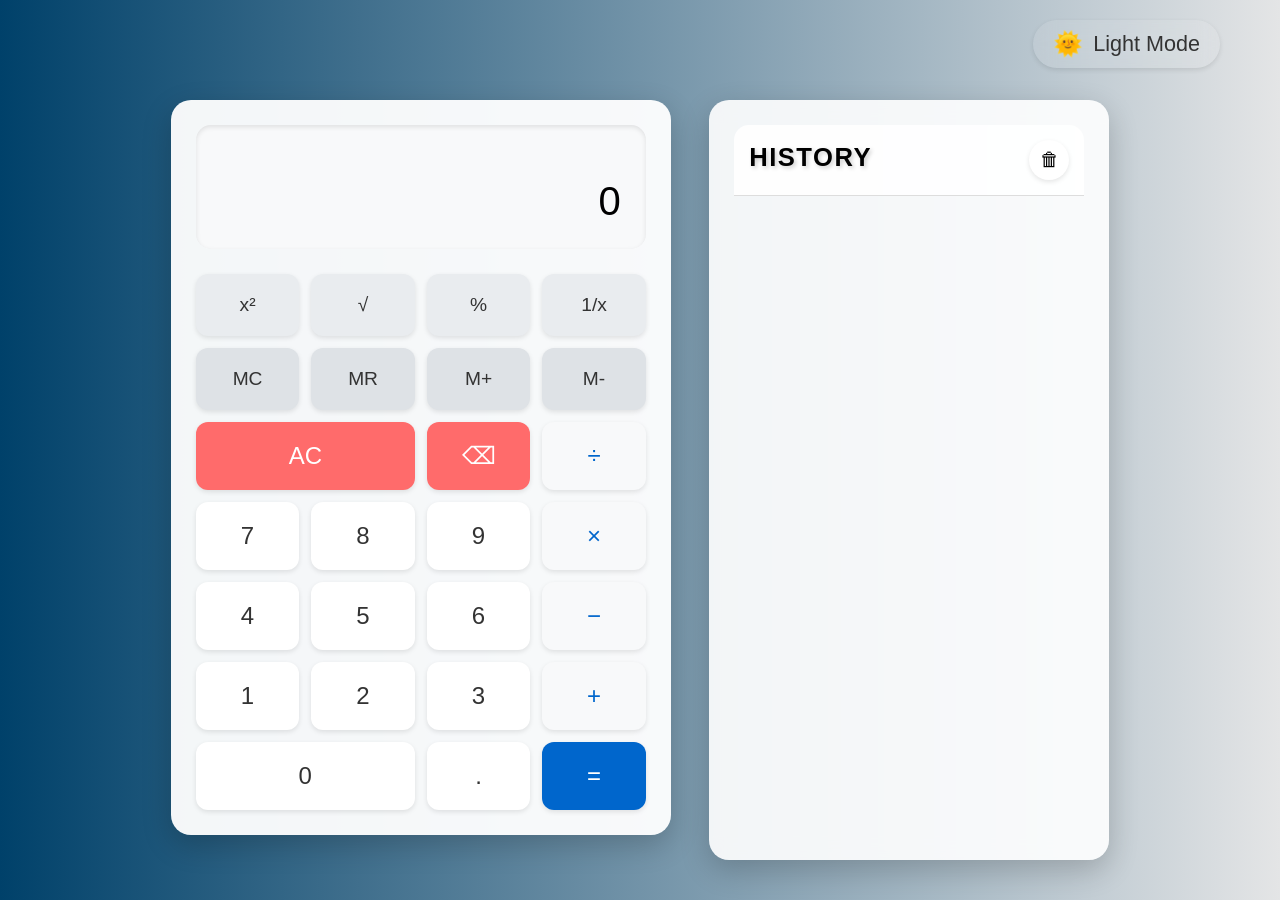
<file: index.html>
<!DOCTYPE html>
<html lang="en" data-theme="light">
<head>
    <meta charset="UTF-8">
    <meta name="viewport" content="width=device-width, initial-scale=1.0">
    <title>Calculator App</title>
    <link rel="icon" type="image/svg+xml" href="data:image/svg+xml,<svg xmlns='http://www.w3.org/2000/svg' viewBox='0 0 24 24' fill='%234285f4'><path d='M19 3H5c-1.1 0-2 .9-2 2v14c0 1.1.9 2 2 2h14c1.1 0 2-.9 2-2V5c0-1.1-.9-2-2-2zm-2 14H7v-2h10v2zm0-4H7v-2h10v2zm0-4H7V7h10v2z'/></svg>">
    <link rel="stylesheet" href="styles.css">
    <!-- Updated Font Awesome Kit with all styles -->
    <link rel="stylesheet" href="https://cdnjs.cloudflare.com/ajax/libs/font-awesome/6.5.1/css/all.min.css" integrity="sha512-DTOQO9RWCH3ppGqcWaEA1BIZOC6xxalwEsw9c2QQeAIftl+Vegovlnee1c9QX4TctnWMn13TZye+giMm8e2LwA==" crossorigin="anonymous" referrerpolicy="no-referrer" />
</head>
<body>
    <div class="app-container">
        <div class="theme-toggle">
            <button id="themeToggle" aria-label="Toggle theme">
                <span class="toggle-icon">🌞</span>
                <span class="toggle-text">Light Mode</span>
            </button>
        </div>
        <div class="calculator-container">
            <div class="calculator">
                <div class="display">
                    <div class="previous-operand"></div>
                    <div class="current-operand">0</div>
                </div>
                <div class="buttons">
                    <button class="function" title="Square">x²</button>
                    <button class="function" title="Square root">√</button>
                    <button class="function" title="Percentage">%</button>
                    <button class="function" title="Reciprocal">1/x</button>
                    
                    <button class="memory" title="Memory Clear">MC</button>
                    <button class="memory" title="Memory Recall">MR</button>
                    <button class="memory" title="Memory Add">M+</button>
                    <button class="memory" title="Memory Subtract">M-</button>

                    <button class="span-two clear" title="Clear all">AC</button>
                    <button class="delete" title="Delete">⌫</button>
                    <button class="operator" title="Divide">÷</button>

                    <button class="number">7</button>
                    <button class="number">8</button>
                    <button class="number">9</button>
                    <button class="operator" title="Multiply">×</button>

                    <button class="number">4</button>
                    <button class="number">5</button>
                    <button class="number">6</button>
                    <button class="operator" title="Subtract">−</button>

                    <button class="number">1</button>
                    <button class="number">2</button>
                    <button class="number">3</button>
                    <button class="operator" title="Add">+</button>

                    <button class="number span-two">0</button>
                    <button class="number">.</button>
                    <button class="equals" title="Calculate">=</button>
                </div>
            </div>
            <div class="history-panel">
                <div class="history-header">
                    <h3>History</h3>
                    <button id="clearHistory" title="Clear history">🗑</button>
                </div>
                <div class="history-content">
                    <!-- History items will be added here dynamically -->
                </div>
            </div>
        </div>
    </div>
    <script src="script.js"></script>
</body>
</html>
</file>
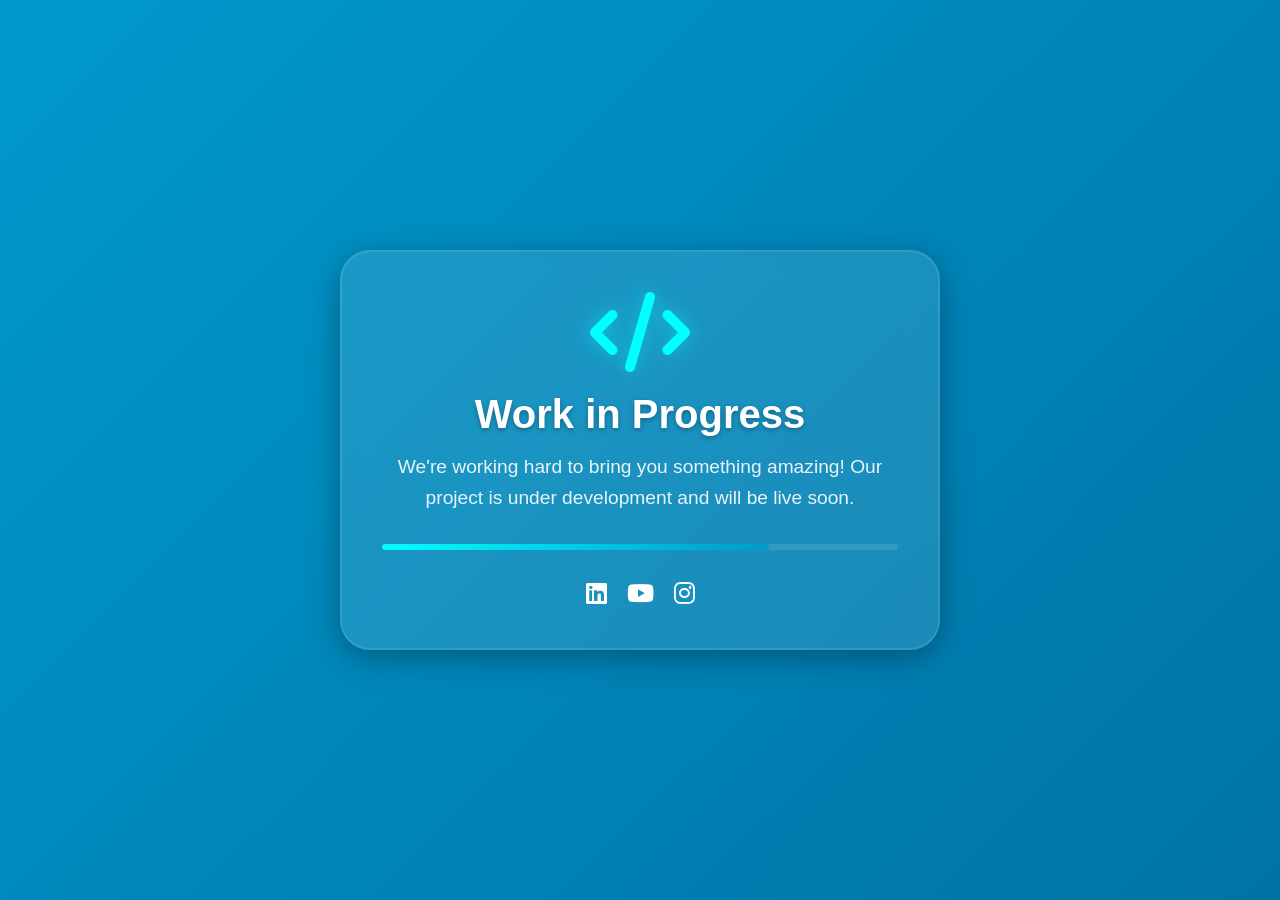
<file: work-in-progress.html>
<!DOCTYPE html>
<html lang="en">
<head>
    <meta charset="UTF-8">
    <meta name="viewport" content="width=device-width, initial-scale=1.0">
    <title>Work in Progress</title>
    <link rel="stylesheet" href="https://cdnjs.cloudflare.com/ajax/libs/font-awesome/6.0.0/css/all.min.css">
    <style>
        * {
            margin: 0;
            padding: 0;
            box-sizing: border-box;
            font-family: 'Poppins', sans-serif;
        }

        body {
            min-height: 100vh;
            display: flex;
            align-items: center;
            justify-content: center;
            background: linear-gradient(-45deg, #1a1a1a, #003366, #006699, #0099cc);
            background-size: 400% 400%;
            animation: gradientBG 15s ease infinite;
            color: #fff;
            overflow: hidden;
        }

        @keyframes gradientBG {
            0% { background-position: 0% 50%; }
            50% { background-position: 100% 50%; }
            100% { background-position: 0% 50%; }
        }

        .container {
            text-align: center;
            padding: 40px;
            background: rgba(255, 255, 255, 0.1);
            backdrop-filter: blur(15px);
            border-radius: 30px;
            border: 2px solid rgba(255, 255, 255, 0.1);
            box-shadow: 0 8px 32px 0 rgba(0, 0, 0, 0.3);
            max-width: 600px;
            width: 90%;
            position: relative;
            overflow: hidden;
        }

        .container::before {
            content: '';
            position: absolute;
            top: 0;
            left: -100%;
            width: 100%;
            height: 100%;
            background: linear-gradient(
                90deg,
                transparent,
                rgba(255, 255, 255, 0.2),
                transparent
            );
            animation: shimmer 3s infinite;
        }

        @keyframes shimmer {
            0% { left: -100%; }
            100% { left: 100%; }
        }

        .icon {
            font-size: 80px;
            margin-bottom: 20px;
            color: #00ffff;
            text-shadow: 0 0 20px rgba(0, 255, 255, 0.5);
            animation: float 3s ease-in-out infinite;
        }

        @keyframes float {
            0%, 100% { transform: translateY(0); }
            50% { transform: translateY(-20px); }
        }

        h1 {
            font-size: 2.5rem;
            margin-bottom: 15px;
            text-shadow: 0 2px 5px rgba(0, 0, 0, 0.3);
        }

        p {
            font-size: 1.2rem;
            margin-bottom: 30px;
            color: rgba(255, 255, 255, 0.9);
            line-height: 1.6;
        }

        .progress-bar {
            width: 100%;
            height: 6px;
            background: rgba(255, 255, 255, 0.1);
            border-radius: 3px;
            margin: 20px 0;
            overflow: hidden;
        }

        .progress {
            width: 75%;
            height: 100%;
            background: linear-gradient(90deg, #00ffff, #0099cc);
            border-radius: 3px;
            animation: progress 2s ease-in-out infinite;
        }

        @keyframes progress {
            0% { width: 0%; }
            50% { width: 75%; }
            100% { width: 0%; }
        }

        .social-links {
            display: flex;
            justify-content: center;
            gap: 20px;
            margin-top: 30px;
        }

        .social-links a {
            color: #fff;
            font-size: 24px;
            transition: all 0.3s ease;
            text-decoration: none;
        }

        .social-links a:hover {
            color: #00ffff;
            transform: translateY(-5px);
        }

        @media (max-width: 480px) {
            .container {
                padding: 30px 20px;
            }

            h1 {
                font-size: 2rem;
            }

            p {
                font-size: 1rem;
            }
        }
    </style>
</head>
<body>
    <div class="container">
        <i class="fas fa-code icon"></i>
        <h1>Work in Progress</h1>
        <p>We're working hard to bring you something amazing! Our project is under development and will be live soon.</p>
        
        <div class="progress-bar">
            <div class="progress"></div>
        </div>

        <div class="social-links">
            <a href="https://www.linkedin.com/in/samarjeet-singh-426a93320" target="_blank"><i class="fab fa-linkedin"></i></a>
            <a href="https://youtube.com/@all_we_know" target="_blank"><i class="fab fa-youtube"></i></a>
            <a href="https://www.instagram.com/sa.am__007" target="_blank"><i class="fab fa-instagram"></i></a>
        </div>
    </div>
</body>
</html>
</file>
<file: styles.css>
:root[data-theme="light"] {
    --bg-gradient-from: #00416A;
    --bg-gradient-to: #E4E5E6;
    --calculator-bg: rgba(255, 255, 255, 0.95);
    --display-bg: #f8f9fa;
    --button-bg: #fff;
    --button-color: #333;
    --button-hover: #f0f0f0;
    --operator-bg: #f8f9fa;
    --operator-color: #0066cc;
    --equals-bg: #0066cc;
    --equals-color: white;
    --clear-bg: #ff6b6b;
    --clear-color: white;
    --text-color: #000;
    --text-color-dim: rgba(0, 0, 0, 0.6);
    --history-bg: rgba(255, 255, 255, 0.9);
    --history-border: #ddd;
    --function-bg: #e9ecef;
    --memory-bg: #dee2e6;
    --theme-button-bg: rgba(255, 255, 255, 0.1);
    --theme-button-color: #333;
}

:root[data-theme="dark"] {
    --bg-gradient-from: #1a1a1a;
    --bg-gradient-to: #4a4a4a;
    --calculator-bg: rgba(40, 40, 40, 0.95);
    --display-bg: #2d2d2d;
    --button-bg: #3d3d3d;
    --button-color: #fff;
    --button-hover: #4d4d4d;
    --operator-bg: #2d2d2d;
    --operator-color: #66b3ff;
    --equals-bg: #0052a3;
    --equals-color: white;
    --clear-bg: #cc5555;
    --clear-color: white;
    --text-color: #fff;
    --text-color-dim: rgba(255, 255, 255, 0.6);
    --history-bg: rgba(40, 40, 40, 0.9);
    --history-border: #3d3d3d;
    --function-bg: #2d2d2d;
    --memory-bg: #363636;
    --theme-button-bg: rgba(255, 255, 255, 0.1);
    --theme-button-color: #fff;
}

*, *::before, *::after {
    box-sizing: border-box;
    font-family: 'Segoe UI', sans-serif;
    font-weight: normal;
}

body {
    margin: 0;
    padding: 0;
    background: linear-gradient(to right, var(--bg-gradient-from), var(--bg-gradient-to));
    min-height: 100vh;
    display: flex;
    justify-content: center;
    align-items: center;
    transition: background 0.3s ease;
}

.app-container {
    position: relative;
    width: 100%;
    max-width: 1200px;
    margin: 20px;
    padding-top: 60px;
}

.calculator-container {
    display: flex;
    gap: clamp(20px, 3vw, 40px);
    justify-content: center;
    align-items: flex-start;
    flex-wrap: wrap;
    padding: clamp(10px, 2vw, 20px);
}

.calculator {
    background-color: var(--calculator-bg);
    border-radius: 20px;
    box-shadow: 0 10px 30px rgba(0, 0, 0, 0.2);
    padding: clamp(15px, 2.5vw, 25px);
    width: 100%;
    max-width: 500px;
    transition: all 0.3s ease;
    overflow: hidden;
}

.display {
    background-color: var(--display-bg);
    border-radius: 15px;
    padding: clamp(15px, 2.5vw, 25px);
    margin-bottom: clamp(15px, 2.5vw, 25px);
    text-align: right;
    word-wrap: break-word;
    word-break: break-all;
    transition: all 0.3s ease;
    box-shadow: inset 0 2px 5px rgba(0, 0, 0, 0.1);
}

.previous-operand {
    color: var(--text-color-dim);
    font-size: clamp(1rem, 2vw, 1.2rem);
    min-height: 24px;
    transition: color 0.3s ease;
}

.current-operand {
    color: var(--text-color);
    font-size: clamp(2rem, 4vw, 2.5rem);
    margin-top: 5px;
    transition: color 0.3s ease;
}

.buttons {
    display: grid;
    grid-template-columns: repeat(4, 1fr);
    gap: clamp(8px, 1.5vw, 12px);
}

button {
    border: none;
    border-radius: 12px;
    padding: clamp(15px, 2.5vw, 20px);
    font-size: clamp(1.2rem, 2vw, 1.5rem);
    cursor: pointer;
    background-color: var(--button-bg);
    color: var(--button-color);
    transition: all 0.2s ease;
    box-shadow: 0 2px 5px rgba(0, 0, 0, 0.1);
    position: relative;
    overflow: hidden;
    display: flex;
    align-items: center;
    justify-content: center;
    gap: 5px;
}

button i {
    font-size: 0.9em;
}

button::after {
    content: '';
    position: absolute;
    top: 50%;
    left: 50%;
    width: 0;
    height: 0;
    background: rgba(255, 255, 255, 0.2);
    border-radius: 50%;
    transform: translate(-50%, -50%);
    transition: width 0.3s, height 0.3s;
}

button:active::after {
    width: 200px;
    height: 200px;
    opacity: 0;
}

button:hover {
    background-color: var(--button-hover);
    transform: translateY(-2px);
    box-shadow: 0 4px 8px rgba(0, 0, 0, 0.15);
}

button:active {
    transform: translateY(0);
}

.span-two {
    grid-column: span 2;
}

.operator {
    background-color: var(--operator-bg);
    color: var(--operator-color);
}

.function {
    background-color: var(--function-bg);
    font-size: 1.2rem;
}

.memory {
    background-color: var(--memory-bg);
    font-size: 1.2rem;
}

.clear, .delete {
    background-color: var(--clear-bg);
    color: var(--clear-color);
}

.equals {
    background-color: var(--equals-bg);
    color: var(--equals-color);
}

.equals:hover {
    background-color: var(--equals-bg);
    filter: brightness(1.1);
}

.theme-toggle {
    position: absolute;
    top: 0;
    right: clamp(10px, 2vw, 20px);
}

#themeToggle {
    background: var(--theme-button-bg);
    border: none;
    color: var(--theme-button-color);
    font-size: clamp(1.2rem, 2vw, 1.5rem);
    cursor: pointer;
    padding: 10px 20px;
    border-radius: 30px;
    display: flex;
    align-items: center;
    gap: 10px;
    backdrop-filter: blur(10px);
}

.toggle-text {
    font-size: 0.9em;
}

#themeToggle:hover {
    transform: translateY(-2px);
    box-shadow: 0 4px 8px rgba(0, 0, 0, 0.15);
}

#themeToggle i {
    transition: transform 0.5s ease;
}

#themeToggle:hover i {
    transform: rotate(180deg);
}

.history-panel {
    background-color: var(--history-bg);
    border-radius: 20px;
    padding: clamp(15px, 2.5vw, 25px);
    width: 100%;
    max-width: 400px;
    height: calc(100vh - 140px);
    overflow-y: auto;
    box-shadow: 0 10px 30px rgba(0, 0, 0, 0.2);
    transition: all 0.3s ease;
    backdrop-filter: blur(10px);
}

.history-header {
    display: flex;
    justify-content: space-between;
    align-items: center;
    padding: 15px;
    border-bottom: 1px solid var(--history-border);
    background-color: var(--history-bg);
    border-radius: 15px 15px 0 0;
}

.history-header h3 {
    font-size: 1.6rem;
    font-weight: 800;
    color: var(--text-color);
    margin: 0;
    text-transform: uppercase;
    letter-spacing: 1.5px;
    text-shadow: 2px 2px 4px rgba(0, 0, 0, 0.2);
    position: relative;
    padding-bottom: 5px;
}

.history-header h3::after {
    content: '';
    position: absolute;
    bottom: 0;
    left: 0;
    width: 50px;
    height: 3px;
    background: var(--primary-color);
    border-radius: 2px;
}

.history-header button {
    background: none;
    border: none;
    color: var(--text-color);
    cursor: pointer;
    padding: 8px;
    font-size: 1.2rem;
    transition: transform 0.2s, color 0.2s;
    display: flex;
    align-items: center;
    justify-content: center;
    width: 40px;
    height: 40px;
    border-radius: 50%;
    background-color: var(--button-bg);
}

.history-header button:hover {
    transform: scale(1.1);
    color: var(--primary-color);
    background-color: var(--button-hover-bg);
}

.history-content {
    color: var(--text-color);
}

.history-item {
    padding: 12px;
    border-bottom: 1px solid var(--history-border);
    animation: fadeIn 0.3s ease;
    font-size: clamp(1rem, 1.5vw, 1.2rem);
}

@keyframes fadeIn {
    from {
        opacity: 0;
        transform: translateY(10px);
    }
    to {
        opacity: 1;
        transform: translateY(0);
    }
}

/* Responsive Design */
@media (max-width: 1024px) {
    .calculator-container {
        flex-direction: column;
        align-items: center;
    }

    .history-panel {
        max-width: 500px;
        height: 300px;
    }
}

@media (max-width: 480px) {
    .app-container {
        margin: 10px;
        padding-top: 70px;
    }

    .toggle-text {
        display: none;
    }

    #themeToggle {
        padding: 10px;
    }

    .calculator {
        padding: 15px;
    }

    .buttons {
        gap: 8px;
    }

    button {
        padding: 12px;
        font-size: 1.2rem;
    }

    .history-panel {
        height: 250px;
    }
}

/* Remove these logo-related classes and their mobile styles */
.logo, .logo i, .logo-text, .logo-badge {
    display: none;
}

@media (max-width: 480px) {
    .app-container {
        margin: 10px;
        padding-top: 70px;
    }

    .toggle-text {
        display: none;
    }

    #themeToggle {
        padding: 10px;
    }

    .calculator {
        padding: 15px;
    }

    .buttons {
        gap: 8px;
    }

    button {
        padding: 12px;
        font-size: 1.2rem;
    }

    .history-panel {
        height: 250px;
    }
}
</file>
